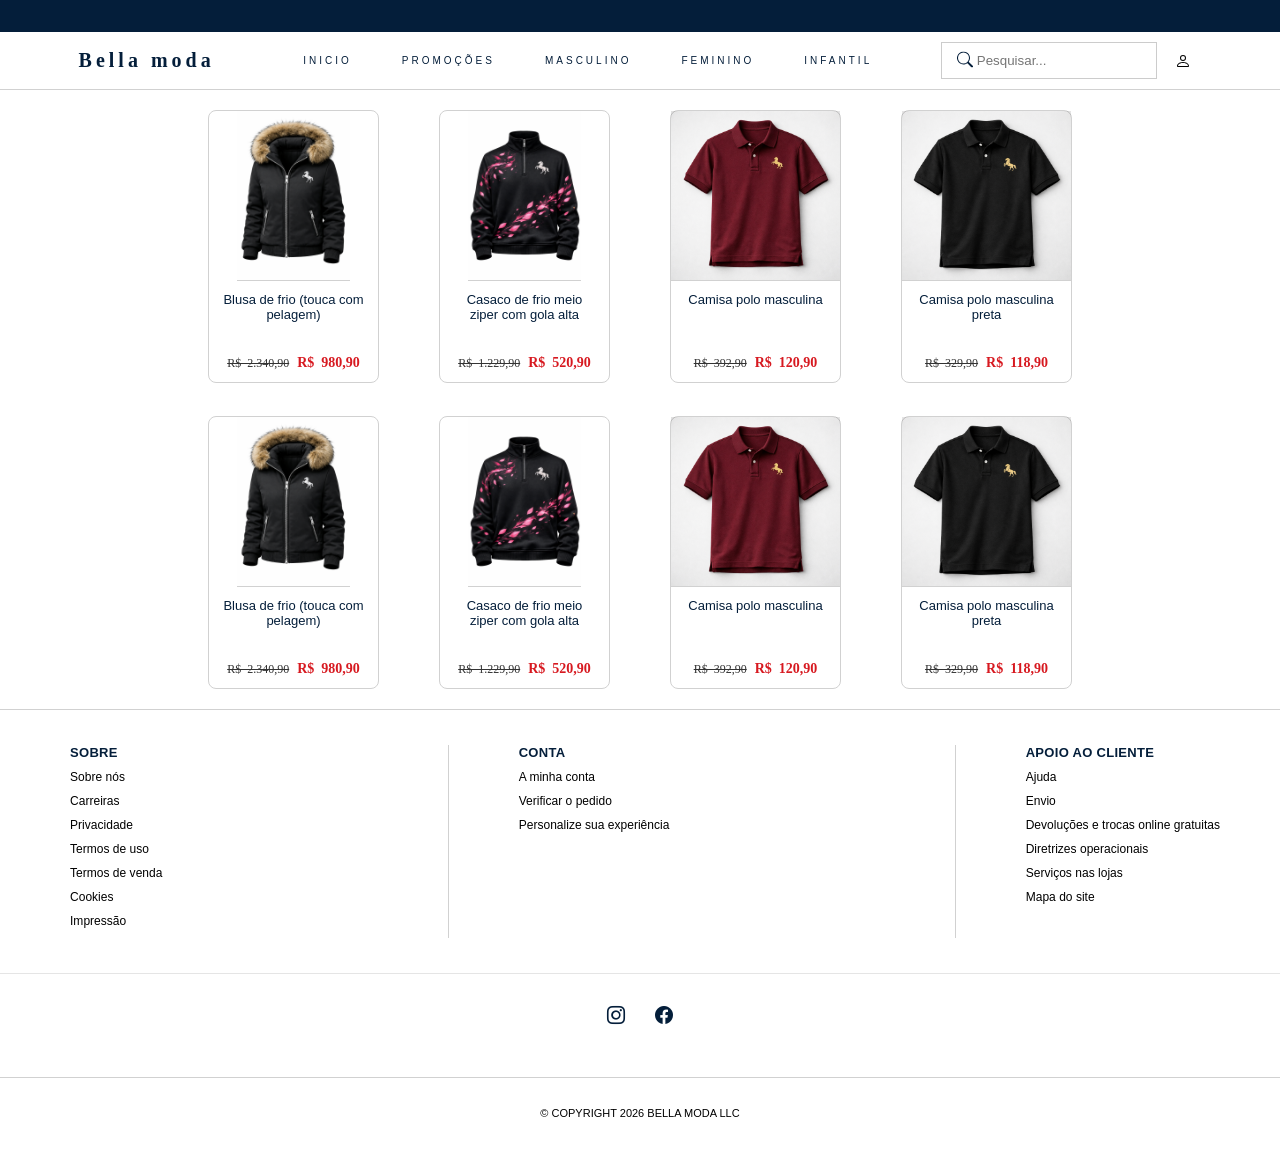
<file: index.html>
<!DOCTYPE html>
<html lang="pt-BR">

<head>
    <meta charset="utf-8" />
    <meta name="viewport" content="widli=device-width, initial-scale=1.0" />
    <link rel="stylesheet" href="css/style.css">
    <link rel="stylesheet" href="https://cdn.jsdelivr.net/npm/bootstrap-icons@1.10.5/font/bootstrap-icons.css">
    <title>Bella Moda</title>
</head>

<body>
    <header>
        <div class="top-banner-1">
            <p>Frete gratis acima de €120 </p>
            <p>Promoção de inverno</p>
        </div>
        <div class="top-banner-2">
            <h1><a href="index.html">Bella moda</a></h1>
            <div class="top-banner-2-nav">
                <nav> <!-- <um grupo>  -->
                    <ul> <!-- uma tabela -->
                        <li><a href="inicio.html">INICIO</a></li> <!--lista -->
                        <li><a href="index.html">PROMOÇÕES</a></li>
                        <li>MASCULINO</li>
                        <li>FEMININO</li>
                        <li>INFANTIL</li>
                    </ul>
                </nav>
            </div>
            <section>
                <div class="pesquisa">
                    <form action="/buscar" method="get" class="search-form">
                        <input type="search" name="q" placeholder="Pesquisar..." required>
                        <button type="submit">
                            <svg xmlns="http://www.w3.org/2000/svg" width="16" height="16" fill="currentColor"
                                class="bi bi-search" viewBox="0 0 16 16">
                                <path
                                    d="M11.742 10.344a6.5 6.5 0 1 0-1.397 1.398h-.001q.044.06.098.115l3.85 3.85a1 1 0 0 0 1.415-1.414l-3.85-3.85a1 1 0 0 0-.115-.1zM12 6.5a5.5 5.5 0 1 1-11 0 5.5 5.5 0 0 1 11 0" />
                            </svg>
                        </button>
                    </form>
                </div>
            </section>
            <section>
                <div class="menu-user">
                    <!-- O href agora aponta para o arquivo perfil.html -->
                    <a href="perfil.html" class="menu-icon-user" title="Minha Conta">
                        <svg xmlns="http://w3.org" width="16" height="16" fill="currentColor" class="bi bi-person"
                            viewBox="0 0 16 16">
                            <path
                                d="M8 8a3 3 0 1 0 0-6 3 3 0 0 0 0 6m2-3a2 2 0 1 1-4 0 2 2 0 0 1 4 0m4 8c0 1-1 1-1 1H3s-1 0-1-1 1-4 6-4 6 3 6 4m-1-.004c-.001-.246-.154-.986-.832-1.664C11.516 10.68 10.289 10 8 10s-3.516.68-4.168 1.332c-.678.678-.83 1.418-.832 1.664z" />
                        </svg>
                    </a>
                </div>
            </section>
        </div>
    </header>
    <main> <!-- tudo que vai no site vai aqui -->
        <section class="content">
            <div class="card">
                <img src="assets/blusa1.png" alt="Blusa de frio preta" title="Blusa com pelugem ">
                <div class="legenda" title><a href="comprar.html"> Blusa de frio (touca com pelagem)</a> </div>
                <div class="precos">
                    <span class="precoO">R$&nbsp; 2.340,90 </span>
                    <span class="precoD" title style=" color: #d71920;"> R$&nbsp; 980,90 </span>
                </div>
            </div>

            <div class="card">
                <img src="assets/blusa2.png" alt="Casaco de frio meio ziper com gola alta (Edição limitada: bleach)."
                    title="casaco meio ziper">
                <div class="legenda" title>Casaco de frio meio ziper com gola alta </div>
                <div class="precos">
                    <span class="precoO">R$&nbsp; 1.229,90 </span>
                    <span class="precoD" title style=" color: #d71920;"> R$&nbsp; 520,90 </span>
                </div>
            </div>

            <div class="card">
                <img src="assets/camisa3.png" alt="Camisa polo masculina vermelha" title="camisa polo vermelha">
                <div class="legenda" title>Camisa polo masculina</div>
                <div class="precos">
                    <span class="precoO">R$&nbsp; 392,90 </span>
                    <span class="precoD" title style=" color: #d71920;"> R$&nbsp; 120,90 </span>
                </div>
            </div>

            <div class="card">
                <img src="assets/camisa4.png" alt="Camisa polo masculina preta" title="camisa polo preta">
                <div class="legenda" title>Camisa polo masculina preta</div>
                <div class="precos">
                    <span class="precoO">R$&nbsp; 329,90 </span>
                    <span class="precoD" title style=" color: #d71920;"> R$&nbsp; 118,90 </span>
                </div>
            </div>
        </section>

        <section class="content-2">
            <div class="card">
                <img src="assets/blusa1.png" alt="Blusa de frio preta" title="blusa com pelugem">
                <div class="legenda" title>Blusa de frio (touca com pelagem) </div>
                <div class="precos">
                    <span class="precoO">R$&nbsp; 2.340,90 </span>
                    <span class="precoD" title style=" color: #d71920;"> R$&nbsp; 980,90 </span>
                </div>
            </div>

            <div class="card">
                <img src="assets/blusa2.png" alt="Casaco de frio meio ziper com gola alta (Edição limitada: bleach)."
                    title="casaco meio ziper">
                <div class="legenda" title>Casaco de frio meio ziper com gola alta </div>
                <div class="precos">
                    <span class="precoO">R$&nbsp; 1.229,90 </span>
                    <span class="precoD" title style=" color: #d71920;"> R$&nbsp; 520,90 </span>
                </div>
            </div>

            <div class="card">
                <img src="assets/camisa3.png" alt="Camisa polo masculina vermelha" title="polo vermelha">
                <div class="legenda" title>Camisa polo masculina</div>
                <div class="precos">
                    <span class="precoO">R$&nbsp; 392,90 </span>
                    <span class="precoD" title style=" color: #d71920;"> R$&nbsp; 120,90 </span>
                </div>
            </div>

            <div class="card">
                <img src="assets/camisa4.png" alt="Camisa polo masculina preta" title="polo preta">
                <div class="legenda" title>Camisa polo masculina preta</div>
                <div class="precos">
                    <span class="precoO">R$&nbsp; 329,90 </span>
                    <span class="precoD" title style=" color: #d71920;"> R$&nbsp; 118,90 </span>
                </div>
            </div>
        </section>
    </main>

    <footer>
        <div class="footer-container">
            <div class="footer-1-container">
                <section>
                    <h3>SOBRE</h3>
                    <nav>
                        <ul>
                            <li><a href="sobrenos.html">Sobre nós</a></li>
                            <li>Carreiras</li>
                            <li>Privacidade</li>
                            <li>Termos de uso</li>
                            <li>Termos de venda</li>
                            <li>Cookies</li>
                            <li>Impressão</li>
                        </ul>
                    </nav>
                </section>
            </div>
            <div class="footer-2-container">
                <section>
                    <h3>CONTA</h3>
                    <nav>
                        <ul>
                            <li>A minha conta</li>
                            <li>Verificar o pedido</li>
                            <li>Personalize sua experiência</li>
                        </ul>
                    </nav>
                </section>
            </div>
            <div class="footer-3-container">
                <section>
                    <h3>APOIO AO CLIENTE</h3>
                    <nav>
                        <ul>
                            <li>Ajuda</li>
                            <li>Envio</li>
                            <li>Devoluções e trocas online gratuitas</li>
                            <li>Diretrizes operacionais</li>
                            <li>Serviços nas lojas</li>
                            <li>Mapa do site</li>
                        </ul>
                    </nav>
                </section>
            </div>
            <div class="social-icons">
                <a href="https://www.instagram" data-title="Bella Moda Instagram" target="_blank"
                    rel="noopener noreferrer">
                    <i class="bi bi-instagram"></i>
                </a>
                <a href="https://www.facebook" data-title="Bella Moda Facebook" target="_blank"
                    rel="noopener noreferrer">
                    <i class="bi bi-facebook"></i>
                </a>
                </a>
                <style>
                    .rlc-curalate {
                        display: none
                    }
                </style>
            </div>
            <div class="copyright">
                <P style="color: #000000;"> © Copyright 2026 Bella moda LLC</p>
                <style>
                    .rlc-curalate {
                        display: none
                    }
                </style>
            </div>
        </div>
    </footer>

</body>
<html>
</file>
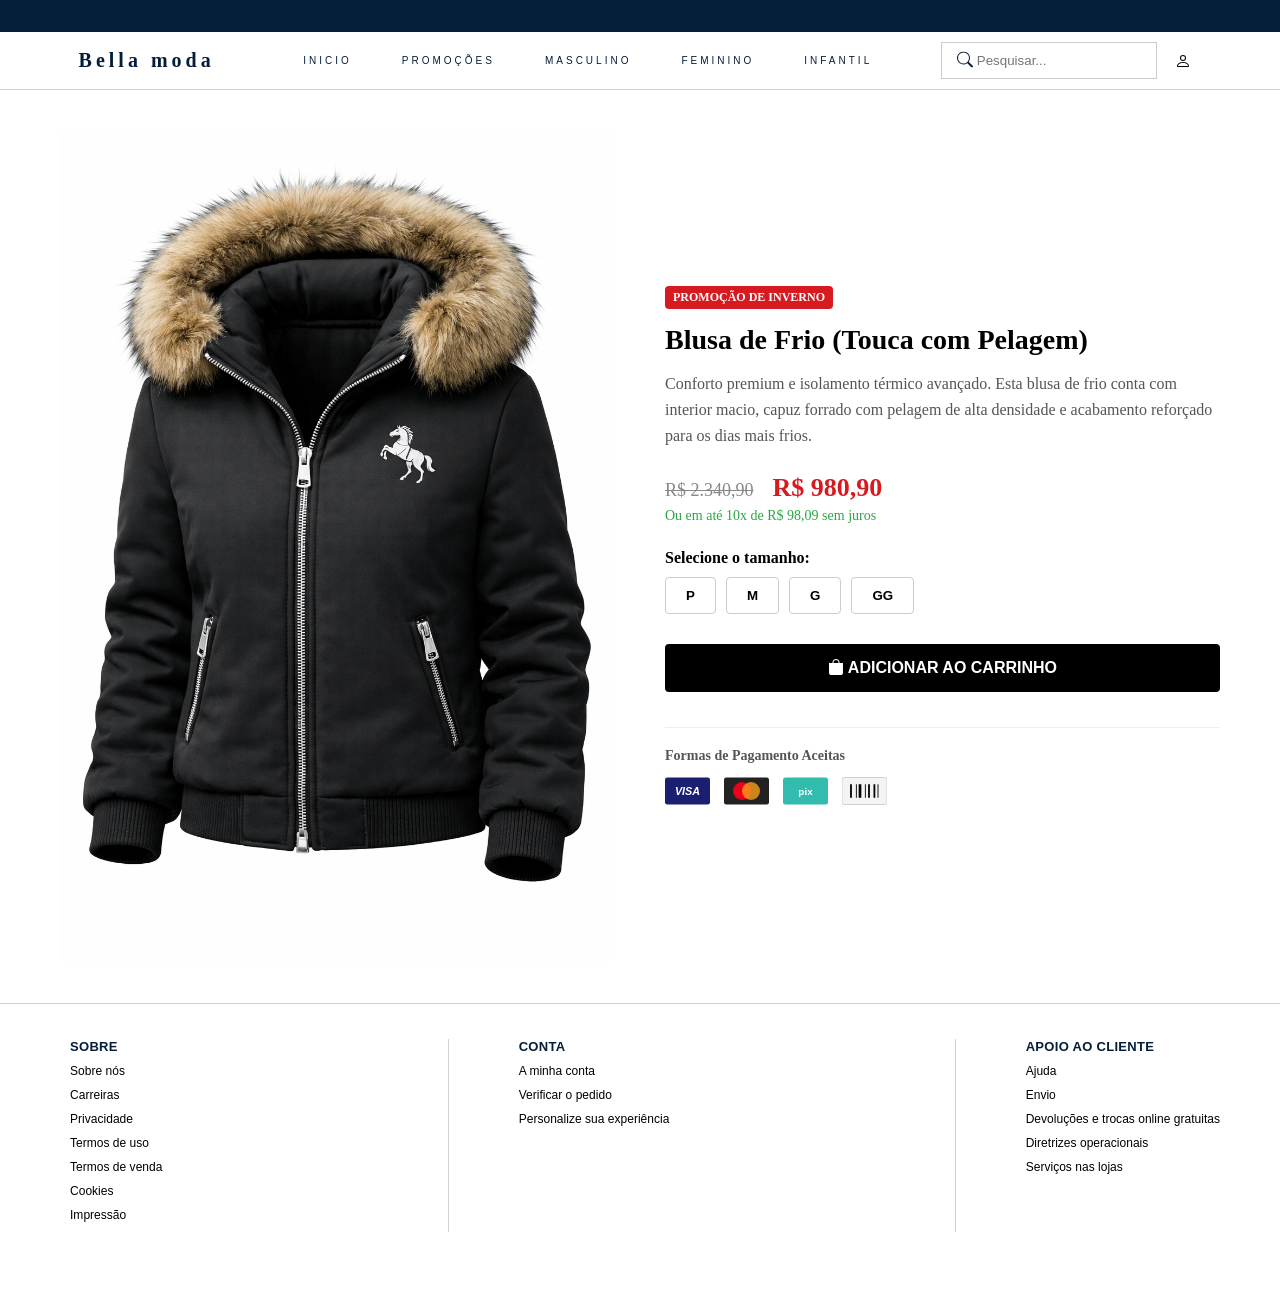
<file: comprar.html>
<!DOCTYPE html>
<html lang="pt-BR">

<head>
    <meta charset="utf-8" />
    <meta name="viewport" content="width=device-width, initial-scale=1.0" />
    <link rel="stylesheet" href="css/style.css">
    <link rel="stylesheet" href="https://cdn.jsdelivr.net/npm/bootstrap-icons@1.10.5/font/bootstrap-icons.css">
    <title>Comprar Blusa de Frio - Bella Moda</title>
</head>

<body>
    <header>
        <div class="top-banner-1">
            <p>Frete grátis acima de €120 </p>
            <p>Promoção de inverno</p>
        </div>
        <div class="top-banner-2">
            <h1><a href="index.html">Bella moda</a></h1>
            <div class="top-banner-2-nav">
                <nav>
                    <ul>
                        <li><a href="inicio.html">INICIO</a></li>
                        <li><a href="index.html">PROMOÇÕES</a></li>
                        <li>MASCULINO</li>
                        <li>FEMININO</li>
                        <li>INFANTIL</li>
                    </ul>
                </nav>
            </div>
            <section>
                <div class="pesquisa">
                    <form action="/buscar" method="get" class="search-form">
                        <input type="search" name="q" placeholder="Pesquisar..." required>
                        <button type="submit">
                            <svg xmlns="http://www.w3.org/2000/svg" width="16" height="16" fill="currentColor"
                                class="bi bi-search" viewBox="0 0 16 16">
                                <path
                                    d="M11.742 10.344a6.5 6.5 0 1 0-1.397 1.398h-.001q.044.06.098.115l3.85 3.85a1 1 0 0 0 1.415-1.414l-3.85-3.85a1 1 0 0 0-.115-.1zM12 6.5a5.5 5.5 0 1 1-11 0 5.5 5.5 0 0 1 11 0" />
                            </svg>
                        </button>
                    </form>
                </div>
            </section>
            <section>
                <div class="menu-user">
                    <!-- O href agora aponta para o arquivo perfil.html -->
                    <a href="perfil.html" class="menu-icon-user" title="Minha Conta">
                        <svg xmlns="http://w3.org" width="16" height="16" fill="currentColor" class="bi bi-person"
                            viewBox="0 0 16 16">
                            <path
                                d="M8 8a3 3 0 1 0 0-6 3 3 0 0 0 0 6m2-3a2 2 0 1 1-4 0 2 2 0 0 1 4 0m4 8c0 1-1 1-1 1H3s-1 0-1-1 1-4 6-4 6 3 6 4m-1-.004c-.001-.246-.154-.986-.832-1.664C11.516 10.68 10.289 10 8 10s-3.516.68-4.168 1.332c-.678.678-.83 1.418-.832 1.664z" />
                        </svg>
                    </a>
                </div>
            </section>
        </div>
    </header>

    <main>
        <!-- Nova seção para a página de detalhes do produto único -->
        <section class="produto-detalhe-container">

            <!-- Lado Esquerdo: Imagem do produto -->
            <div class="produto-imagem">
                <img src="assets/blusa1.png" alt="Blusa de frio preta com touca de pelagem">
            </div>

            <!-- Lado Direito: Informações e botão de compra -->
            <div class="produto-info">
                <span class="tag-promocao">PROMOÇÃO DE INVERNO</span>
                <h2 class="produto-titulo">Blusa de Frio (Touca com Pelagem)</h2>
                <p class="produto-descricao">Conforto premium e isolamento térmico avançado. Esta blusa de frio conta
                    com interior macio, capuz forrado com pelagem de alta densidade e acabamento reforçado para os dias
                    mais frios.</p>

                <div class="produto-precos">
                    <span class="preco-antigo">R$ 2.340,90</span>
                    <span class="preco-atual">R$ 980,90</span>
                    <p class="parcelamento">Ou em até 10x de R$ 98,09 sem juros</p>
                </div>

                <!-- Seleção de Tamanho simples -->
                <div class="seletor-tamanho">
                    <p>Selecione o tamanho:</p>
                    <div class="tamanhos-opcoes">
                        <button type="button" class="btn-tamanho">P</button>
                        <button type="button" class="btn-tamanho">M</button>
                        <button type="button" class="btn-tamanho">G</button>
                        <button type="button" class="btn-tamanho">GG</button>
                    </div>
                </div>

                <!-- Botão de Ação -->
                <div class="acao-compra">
                    <button type="button" class="btn-comprar">
                        <i class="bi bi-bag-fill"></i> ADICIONAR AO CARRINHO
                    </button>
                </div>
                <div class="formas-pagamento">
                    <h3>Formas de Pagamento Aceitas</h3>

                    <!-- Ícone Visa (Desenhado por código) -->
                    <svg width="45" height="30" viewBox="0 0 100 60"
                        style="vertical-align: middle; margin-right: 10px;">
                        <rect width="100" height="60" rx="5" fill="#1A1F71" />
                        <text x="50" y="38" font-family="sans-serif" font-weight="bold" font-style="italic"
                            font-size="24" fill="#FFF" text-anchor="middle">VISA</text>
                    </svg>

                    <!-- Ícone Mastercard (Desenhado por código) -->
                    <svg width="45" height="30" viewBox="0 0 100 60"
                        style="vertical-align: middle; margin-right: 10px;">
                        <rect width="100" height="60" rx="5" fill="#222" />
                        <circle cx="40" cy="30" r="20" fill="#EB001B" />
                        <circle cx="60" cy="30" r="20" fill="#F79E1B" opacity="0.8" />
                    </svg>

                    <!-- Ícone PIX (Desenhado por código) -->
                    <svg width="45" height="30" viewBox="0 0 100 60"
                        style="vertical-align: middle; margin-right: 10px;">
                        <rect width="100" height="60" rx="5" fill="#32BCAD" />
                        <text x="50" y="38" font-family="sans-serif" font-weight="bold" font-size="22" fill="#FFF"
                            text-anchor="middle">pix</text>
                    </svg>

                    <!-- Ícone Boleto / Código de Barras (Desenhado por código) -->
                    <svg width="45" height="30" viewBox="0 0 100 60"
                        style="vertical-align: middle; margin-right: 10px;">
                        <rect width="100" height="60" rx="5" fill="#F4F4F4" stroke="#CCC" stroke-width="2" />
                        <line x1="20" y1="15" x2="20" y2="45" stroke="#000" stroke-width="4" />
                        <line x1="32" y1="15" x2="32" y2="45" stroke="#000" stroke-width="2" />
                        <line x1="40" y1="15" x2="40" y2="45" stroke="#000" stroke-width="6" />
                        <line x1="52" y1="15" x2="52" y2="45" stroke="#000" stroke-width="2" />
                        <line x1="60" y1="15" x2="60" y2="45" stroke="#000" stroke-width="4" />
                        <line x1="72" y1="15" x2="72" y2="45" stroke="#000" stroke-width="4" />
                        <line x1="80" y1="15" x2="80" y2="45" stroke="#000" stroke-width="2" />
                    </svg>
                </div>

            </div>
        </section>
    </main>

    <footer>
        <div class="footer-container">
            <div class="footer-1-container">
                <section>
                    <h3>SOBRE</h3>
                    <nav>
                        <ul>
                            <li><a href="sobrenos.html">Sobre nós</a></li>
                            <li>Carreiras</li>
                            <li>Privacidade</li>
                            <li>Termos de uso</li>
                            <li>Termos de venda</li>
                            <li>Cookies</li>
                            <li>Impressão</li>
                        </ul>
                    </nav>
                </section>
            </div>
            <div class="footer-2-container">
                <section>
                    <h3>CONTA</h3>
                    <nav>
                        <ul>
                            <li>A minha conta</li>
                            <li>Verificar o pedido</li>
                            <li>Personalize sua experiência</li>
                        </ul>
                    </nav>
                </section>
            </div>
            <div class="footer-3-container">
                <section>
                    <h3>APOIO AO CLIENTE</h3>
                    <nav>
                        <ul>
                            <li>Ajuda</li>
                            <li>Envio</li>
                            <li>Devoluções e trocas online gratuitas</li>
                            <li>Diretrizes operacionais</li>
                            <li>Serviços nas lojas</li>
                        </ul>
                    </nav>
                </section>
            </div>
        </div>
    </footer>
</body>

</html>
</file>
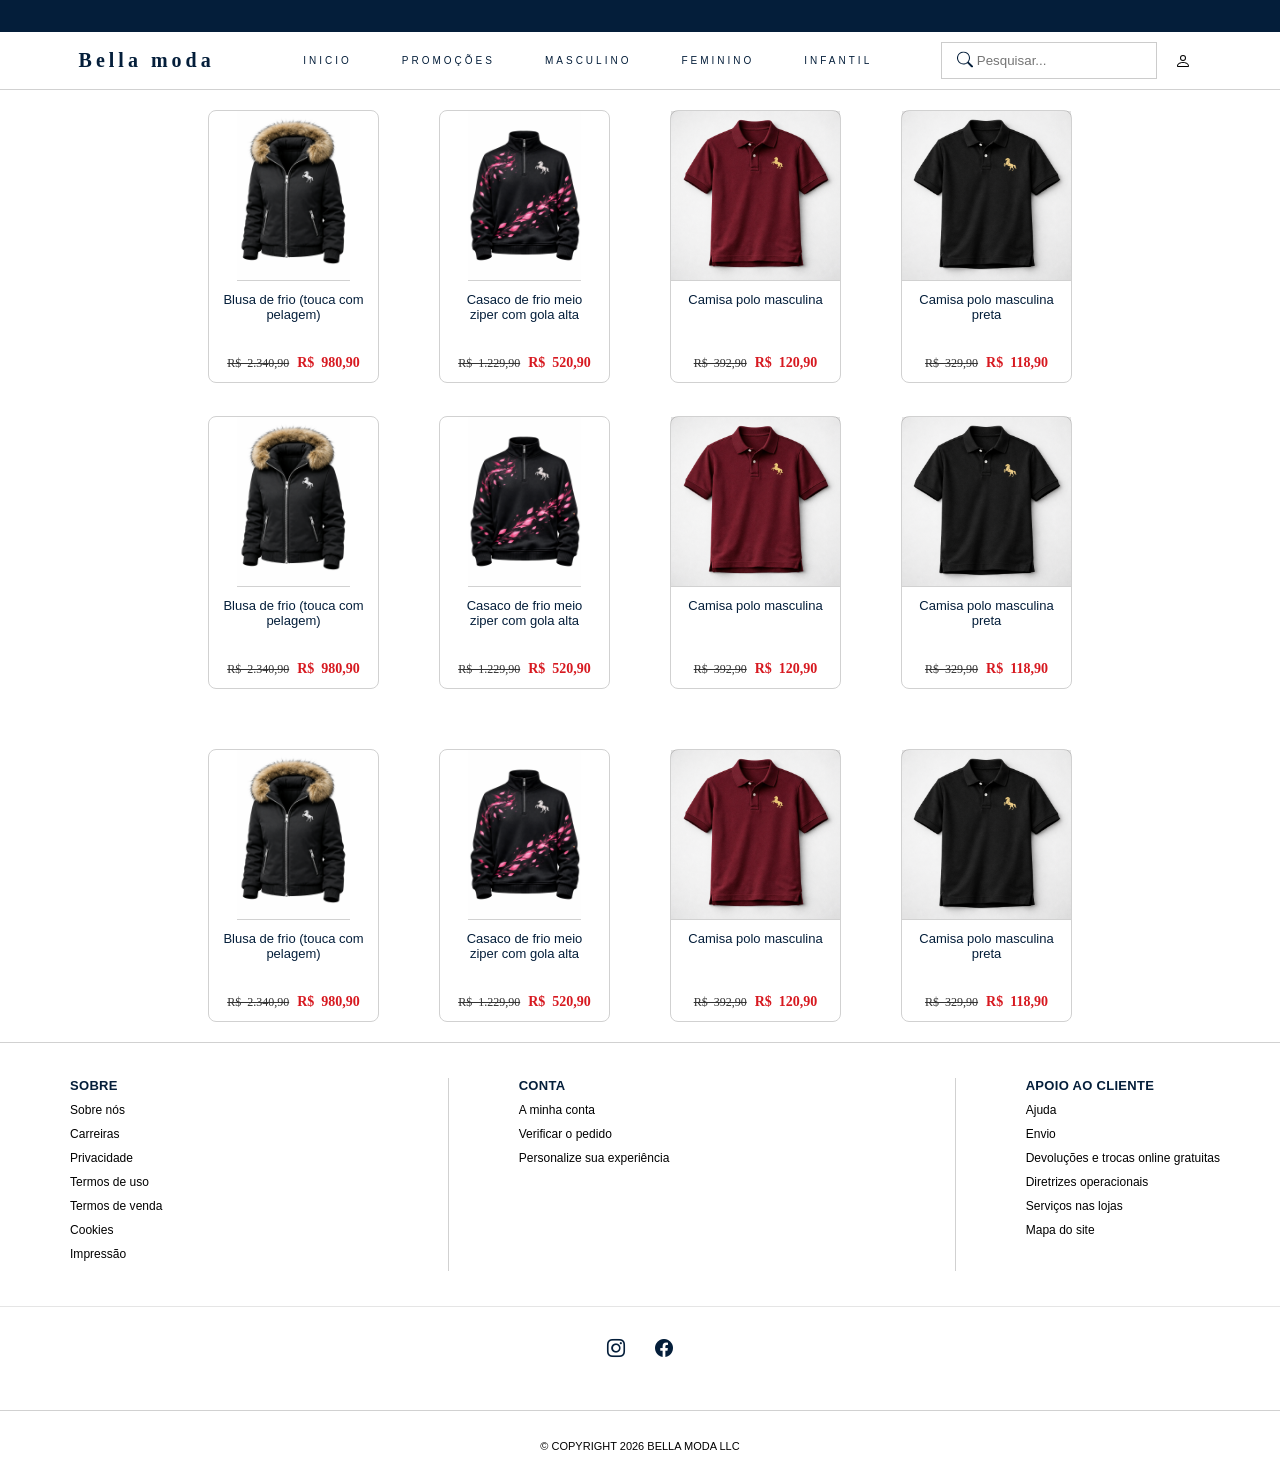
<file: inicio.html>
<!DOCTYPE html>
<html lang="pt-BR">

<head>
    <meta charset="utf-8" />
    <meta name="viewport" content="widli=device-width, initial-scale=1.0" />
    <link rel="stylesheet" href="css/style.css">
    <link rel="stylesheet" href="https://cdn.jsdelivr.net/npm/bootstrap-icons@1.10.5/font/bootstrap-icons.css">
    <title>Bella Moda</title>

</head>

<body>
    <header>
        <div class="top-banner-1">
            <p>Frete gratis acima de €120 </p>
            <p>Promoção de inverno</p>
        </div>
        <div class="top-banner-2">
            <h1><a href="index.html">Bella moda</a></h1>
            <div class="top-banner-2-nav">
                <nav> <!-- <um grupo>  -->
                    <ul> <!-- uma tabela -->
                        <li><a href="inicio.html">INICIO</a></li> <!--lista -->
                        <li><a href="index.html">PROMOÇÕES</a></li>
                        <li>MASCULINO</li>
                        <li>FEMININO</li>
                        <li>INFANTIL</li>
                    </ul>
                </nav>
            </div>
            <section>
                <div class="pesquisa">
                    <form action="/buscar" method="get" class="search-form">
                        <input type="search" name="q" placeholder="Pesquisar..." required>
                        <button type="submit">
                            <svg xmlns="http://www.w3.org/2000/svg" width="16" height="16" fill="currentColor"
                                class="bi bi-search" viewBox="0 0 16 16">
                                <path
                                    d="M11.742 10.344a6.5 6.5 0 1 0-1.397 1.398h-.001q.044.06.098.115l3.85 3.85a1 1 0 0 0 1.415-1.414l-3.85-3.85a1 1 0 0 0-.115-.1zM12 6.5a5.5 5.5 0 1 1-11 0 5.5 5.5 0 0 1 11 0" />
                            </svg>
                        </button>
                    </form>
                </div>
            </section>
            <section>
                <div class="menu-user">
                    <a href="#" class="menu-icon-user" title="Iniciar sessão">
                        <svg xmlns="http://www.w3.org/2000/svg" width="16" height="16" fill="currentColor"
                            class="bi bi-person" viewBox="0 0 16 16">
                            <path
                                d="M8 8a3 3 0 1 0 0-6 3 3 0 0 0 0 6m2-3a2 2 0 1 1-4 0 2 2 0 0 1 4 0m4 8c0 1-1 1-1 1H3s-1 0-1-1 1-4 6-4 6 3 6 4m-1-.004c-.001-.246-.154-.986-.832-1.664C11.516 10.68 10.289 10 8 10s-3.516.68-4.168 1.332c-.678.678-.83 1.418-.832 1.664z" />
                        </svg>
                    </a>
                </div>
            </section>
        </div>
    </header>
    <main> <!-- tudo que vai no site vai aqui -->

        <section class="content">
            <div class="card">
                <img src="assets/blusa1.png" alt="Blusa de frio preta" title="Blusa com pelugem ">
                <div class="legenda" title>Blusa de frio (touca com pelagem) </div>
                <div class="precos">
                    <span class="precoO">R$&nbsp; 2.340,90 </span>
                    <span class="precoD" title style=" color: #d71920;"> R$&nbsp; 980,90 </span>
                </div>
            </div>

            <div class="card">
                <img src="assets/blusa2.png" alt="Casaco de frio meio ziper com gola alta (Edição limitada: bleach)."
                    title="casaco meio ziper">
                <div class="legenda" title>Casaco de frio meio ziper com gola alta </div>
                <div class="precos">
                    <span class="precoO">R$&nbsp; 1.229,90 </span>
                    <span class="precoD" title style=" color: #d71920;"> R$&nbsp; 520,90 </span>
                </div>
            </div>

            <div class="card">
                <img src="assets/camisa3.png" alt="Camisa polo masculina vermelha" title="camisa polo vermelha">
                <div class="legenda" title>Camisa polo masculina</div>
                <div class="precos">
                    <span class="precoO">R$&nbsp; 392,90 </span>
                    <span class="precoD" title style=" color: #d71920;"> R$&nbsp; 120,90 </span>
                </div>
            </div>

            <div class="card">
                <img src="assets/camisa4.png" alt="Camisa polo masculina preta" title="camisa polo preta">
                <div class="legenda" title>Camisa polo masculina preta</div>
                <div class="precos">
                    <span class="precoO">R$&nbsp; 329,90 </span>
                    <span class="precoD" title style=" color: #d71920;"> R$&nbsp; 118,90 </span>
                </div>
            </div>
        </section>

        <section class="content-2">
            <div class="card">
                <img src="assets/blusa1.png" alt="Blusa de frio preta" title="blusa com pelugem">
                <div class="legenda" title>Blusa de frio (touca com pelagem) </div>
                <div class="precos">
                    <span class="precoO">R$&nbsp; 2.340,90 </span>
                    <span class="precoD" title style=" color: #d71920;"> R$&nbsp; 980,90 </span>
                </div>
            </div>

            <div class="card">
                <img src="assets/blusa2.png" alt="Casaco de frio meio ziper com gola alta (Edição limitada: bleach)."
                    title="casaco meio ziper">
                <div class="legenda" title>Casaco de frio meio ziper com gola alta </div>
                <div class="precos">
                    <span class="precoO">R$&nbsp; 1.229,90 </span>
                    <span class="precoD" title style=" color: #d71920;"> R$&nbsp; 520,90 </span>
                </div>
            </div>

            <div class="card">
                <img src="assets/camisa3.png" alt="Camisa polo masculina vermelha" title="polo vermelha">
                <div class="legenda" title>Camisa polo masculina</div>
                <div class="precos">
                    <span class="precoO">R$&nbsp; 392,90 </span>
                    <span class="precoD" title style=" color: #d71920;"> R$&nbsp; 120,90 </span>
                </div>
            </div>

            <div class="card">
                <img src="assets/camisa4.png" alt="Camisa polo masculina preta" title="polo preta">
                <div class="legenda" title>Camisa polo masculina preta</div>
                <div class="precos">
                    <span class="precoO">R$&nbsp; 329,90 </span>
                    <span class="precoD" title style=" color: #d71920;"> R$&nbsp; 118,90 </span>
                </div>
            </div>

            <section class="content-2">
                <div class="card">
                    <img src="assets/blusa1.png" alt="Blusa de frio preta" title="blusa com pelugem">
                    <div class="legenda" title>Blusa de frio (touca com pelagem) </div>
                    <div class="precos">
                        <span class="precoO">R$&nbsp; 2.340,90 </span>
                        <span class="precoD" title style=" color: #d71920;"> R$&nbsp; 980,90 </span>
                    </div>
                </div>

                <div class="card">
                    <img src="assets/blusa2.png" alt="Casaco de frio meio ziper com gola alta (Edição limitada: bleach)."
                        title="casaco meio ziper">
                    <div class="legenda" title>Casaco de frio meio ziper com gola alta </div>
                    <div class="precos">
                        <span class="precoO">R$&nbsp; 1.229,90 </span>
                        <span class="precoD" title style=" color: #d71920;"> R$&nbsp; 520,90 </span>
                    </div>
                </div>

                <div class="card">
                    <img src="assets/camisa3.png" alt="Camisa polo masculina vermelha" title="polo vermelha">
                    <div class="legenda" title>Camisa polo masculina</div>
                    <div class="precos">
                        <span class="precoO">R$&nbsp; 392,90 </span>
                        <span class="precoD" title style=" color: #d71920;"> R$&nbsp; 120,90 </span>
                    </div>
                </div>

                <div class="card">
                    <img src="assets/camisa4.png" alt="Camisa polo masculina preta" title="polo preta">
                    <div class="legenda" title>Camisa polo masculina preta</div>
                    <div class="precos">
                        <span class="precoO">R$&nbsp; 329,90 </span>
                        <span class="precoD" title style=" color: #d71920;"> R$&nbsp; 118,90 </span>
                    </div>
                </div>
            </section>
    </main>

    <footer>
        <div class="footer-container">
            <div class="footer-1-container">
                <section>
                    <h3>SOBRE</h3>
                    <nav>
                        <ul>
                            <li><a href="sobrenos.html">Sobre nós</a></li>
                            <li>Carreiras</li>
                            <li>Privacidade</li>
                            <li>Termos de uso</li>
                            <li>Termos de venda</li>
                            <li>Cookies</li>
                            <li>Impressão</li>
                        </ul>
                    </nav>
                </section>
            </div>
            <div class="footer-2-container">
                <section>
                    <h3>CONTA</h3>
                    <nav>
                        <ul>
                            <li>A minha conta</li>
                            <li>Verificar o pedido</li>
                            <li>Personalize sua experiência</li>
                        </ul>
                    </nav>
                </section>
            </div>
            <div class="footer-3-container">
                <section>
                    <h3>APOIO AO CLIENTE</h3>
                    <nav>
                        <ul>
                            <li>Ajuda</li>
                            <li>Envio</li>
                            <li>Devoluções e trocas online gratuitas</li>
                            <li>Diretrizes operacionais</li>
                            <li>Serviços nas lojas</li>
                            <li>Mapa do site</li>
                        </ul>
                    </nav>
                </section>
            </div>
            <div class="social-icons">
                <a href="https://www.instagram" data-title="Bella Moda Instagram" target="_blank"
                    rel="noopener noreferrer">
                    <i class="bi bi-instagram"></i>
                </a>
                <a href="https://www.facebook" data-title="Bella Moda Facebook" target="_blank"
                    rel="noopener noreferrer">
                    <i class="bi bi-facebook"></i>
                </a>
                </a>
                <style>
                    .rlc-curalate {
                        display: none
                    }
                </style>
            </div>
            <div class="copyright">
                <P style="color: #000000;"> © Copyright 2026 Bella moda LLC</p>
                <style>
                    .rlc-curalate {
                        display: none
                    }
                </style>
            </div>
        </div>
    </footer>

</body>
<html>
</file>
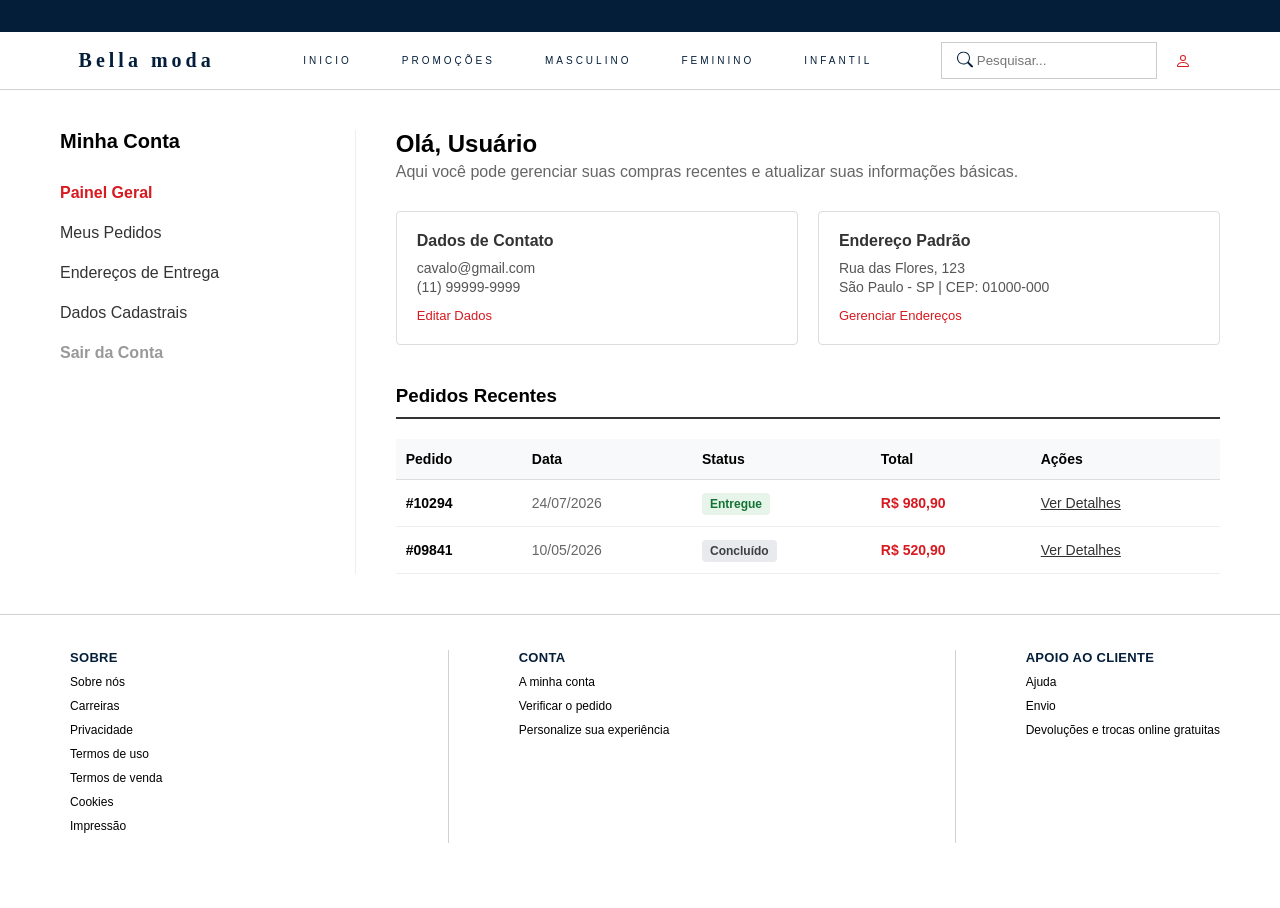
<file: perfil.html>
<!DOCTYPE html>
<html lang="pt-BR">

<head>
    <meta charset="utf-8" />
    <meta name="viewport" content="width=device-width, initial-scale=1.0" />
    <link rel="stylesheet" href="css/style.css">
    <link rel="stylesheet" href="https://cdn.jsdelivr.net/npm/bootstrap-icons@1.10.5/font/bootstrap-icons.css">
    <title>Bella Moda - Meu Perfil</title>
</head>

<body>
    <header>
        <div class="top-banner-1">
            <p>Frete gratis acima de €120 </p>
            <p>Promoção de inverno</p>
        </div>
        <div class="top-banner-2">
            <h1><a href="index.html">Bella moda</a></h1>
            <div class="top-banner-2-nav">
                <nav>
                    <ul>
                        <li><a href="inicio.html">INICIO</a></li>
                        <li><a href="index.html">PROMOÇÕES</a></li>
                        <li>MASCULINO</li>
                        <li>FEMININO</li>
                        <li>INFANTIL</li>
                    </ul>
                </nav>
            </div>
            <section>
                <div class="pesquisa">
                    <form action="/buscar" method="get" class="search-form">
                        <input type="search" name="q" placeholder="Pesquisar..." required>
                        <button type="submit">
                            <svg xmlns="http://www.w3.org/2000/svg" width="16" height="16" fill="currentColor"
                                class="bi bi-search" viewBox="0 0 16 16">
                                <path d="M11.742 10.344a6.5 6.5 0 1 0-1.397 1.398h-.001q.044.06.098.115l3.85 3.85a1 1 0 0 0 1.415-1.414l-3.85-3.85a1 1 0 0 0-.115-.1zM12 6.5a5.5 5.5 0 1 1-11 0 5.5 5.5 0 0 1 11 0" />
                            </svg>
                        </button>
                    </form>
                </div>
            </section>
            <section>
                <div class="menu-user">
                    <a href="perfil.html" class="menu-icon-user" title="Minha Conta" style="color: #d71920;">
                        <svg xmlns="http://www.w3.org/2000/svg" width="16" height="16" fill="currentColor"
                            class="bi bi-person" viewBox="0 0 16 16">
                            <path d="M8 8a3 3 0 1 0 0-6 3 3 0 0 0 0 6m2-3a2 2 0 1 1-4 0 2 2 0 0 1 4 0m4 8c0 1-1 1-1 1H3s-1 0-1-1 1-4 6-4 6 3 6 4m-1-.004c-.001-.246-.154-.986-.832-1.664C11.516 10.68 10.289 10 8 10s-3.516.68-4.168 1.332c-.678.678-.83 1.418-.832 1.664z" />
                        </svg>
                    </a>
                </div>
            </section>
        </div>
    </header>

    <main>
        <!-- Container Geral do Painel de Perfil -->
        <section class="perfil-container" style="max-width: 1200px; margin: 40px auto; padding: 0 20px; display: flex; gap: 40px; font-family: sans-serif;">
            
            <!-- Menu Lateral da Conta -->
            <aside class="perfil-sidebar" style="flex: 1; border-right: 1px solid #eee; padding-right: 20px; min-width: 200px;">
                <h2 style="font-size: 20px; margin-bottom: 20px; font-weight: bold;">Minha Conta</h2>
                <ul style="list-style: none; padding: 0; margin: 0; line-height: 2.5;">
                    <li><a href="#" style="text-decoration: none; color: #d71920; font-weight: bold;">Painel Geral</a></li>
                    <li><a href="#" style="text-decoration: none; color: #333;">Meus Pedidos</a></li>
                    <li><a href="#" style="text-decoration: none; color: #333;">Endereços de Entrega</a></li>
                    <li><a href="#" style="text-decoration: none; color: #333;">Dados Cadastrais</a></li>
                    <li><a href="#" style="text-decoration: none; color: #999; font-weight: bold;">Sair da Conta</a></li>
                </ul>
            </aside>

            <!-- Conteúdo Principal do Painel -->
            <div class="perfil-conteudo" style="flex: 3;">
                <div class="boas-vindas" style="margin-bottom: 30px;">
                    <h2 style="margin: 0 0 5px 0;">Olá, Usuário</h2>
                    <p style="color: #666; margin: 0;">Aqui você pode gerenciar suas compras recentes e atualizar suas informações básicas.</p>
                </div>

                <!-- Bloco de Informações Rápidas -->
                <div class="perfil-cards-info" style="display: flex; gap: 20px; margin-bottom: 40px;">
                    <div style="flex: 1; border: 1px solid #ddd; padding: 20px; border-radius: 4px;">
                        <h4 style="margin: 0 0 10px 0; color: #333;">Dados de Contato</h4>
                        <p style="margin: 3px 0; font-size: 14px; color: #555;">cavalo@gmail.com</p>
                        <p style="margin: 3px 0; font-size: 14px; color: #555;">(11) 99999-9999</p>
                        <a href="#" style="color: #d71920; font-size: 13px; text-decoration: none; display: inline-block; margin-top: 10px;">Editar Dados</a>
                    </div>
                    <div style="flex: 1; border: 1px solid #ddd; padding: 20px; border-radius: 4px;">
                        <h4 style="margin: 0 0 10px 0; color: #333;">Endereço Padrão</h4>
                        <p style="margin: 3px 0; font-size: 14px; color: #555;">Rua das Flores, 123</p>
                        <p style="margin: 3px 0; font-size: 14px; color: #555;">São Paulo - SP | CEP: 01000-000</p>
                        <a href="#" style="color: #d71920; font-size: 13px; text-decoration: none; display: inline-block; margin-top: 10px;">Gerenciar Endereços</a>
                    </div>
                </div>

                <!-- Histórico de Pedidos Recentes -->
                <div class="pedidos-recentes">
                    <h3 style="border-bottom: 2px solid #333; padding-bottom: 10px; margin-bottom: 20px;">Pedidos Recentes</h3>
                    
                    <table style="width: 100%; border-collapse: collapse; text-align: left; font-size: 14px;">
                        <thead>
                            <tr style="background-color: #f8f9fa; border-bottom: 1px solid #ddd;">
                                <th style="padding: 12px 10px;">Pedido</th>
                                <th style="padding: 12px 10px;">Data</th>
                                <th style="padding: 12px 10px;">Status</th>
                                <th style="padding: 12px 10px;">Total</th>
                                <th style="padding: 12px 10px;">Ações</th>
                            </tr>
                        </thead>
                        <tbody>
                            <tr style="border-bottom: 1px solid #eee;">
                                <td style="padding: 15px 10px; font-weight: bold;">#10294</td>
                                <td style="padding: 15px 10px; color: #666;">24/07/2026</td>
                                <td style="padding: 15px 10px;"><span style="background: #e6f4ea; color: #137333; padding: 4px 8px; border-radius: 4px; font-size: 12px; font-weight: bold;">Entregue</span></td>
                                <td style="padding: 15px 10px; color: #d71920; font-weight: bold;">R$ 980,90</td>
                                <td style="padding: 15px 10px;"><a href="#" style="color: #333; text-decoration: underline;">Ver Detalhes</a></td>
                            </tr>
                            <tr style="border-bottom: 1px solid #eee;">
                                <td style="padding: 15px 10px; font-weight: bold;">#09841</td>
                                <td style="padding: 15px 10px; color: #666;">10/05/2026</td>
                                <td style="padding: 15px 10px;"><span style="background: #e8eaed; color: #3c4043; padding: 4px 8px; border-radius: 4px; font-size: 12px; font-weight: bold;">Concluído</span></td>
                                <td style="padding: 15px 10px; color: #d71920; font-weight: bold;">R$ 520,90</td>
                                <td style="padding: 15px 10px;"><a href="#" style="color: #333; text-decoration: underline;">Ver Detalhes</a></td>
                            </tr>
                        </tbody>
                    </table>
                </div>

            </div>
        </section>
    </main>

    <footer>
        <div class="footer-container">
            <div class="footer-1-container">
                <section>
                    <h3>SOBRE</h3>
                    <nav>
                        <ul>
                            <li><a href="sobrenos.html">Sobre nós</a></li>
                            <li>Carreiras</li>
                            <li>Privacidade</li>
                            <li>Termos de uso</li>
                            <li>Termos de venda</li>
                            <li>Cookies</li>
                            <li>Impressão</li>
                        </ul>
                    </nav>
                </section>
            </div>
            <div class="footer-2-container">
                <section>
                    <h3>CONTA</h3>
                    <nav>
                        <ul>
                            <li>A minha conta</li>
                            <li>Verificar o pedido</li>
                            <li>Personalize sua experiência</li>
                        </ul>
                    </nav>
                </section>
            </div>
            <div class="footer-3-container">
                <section>
                    <h3>APOIO AO CLIENTE</h3>
                    <nav>
                        <ul>
                            <li>Ajuda</li>
                            <li>Envio</li>
                            <li>Devoluções e trocas online gratuitas</li>
                        </ul>
                    </nav>
                </section>
            </div>
        </div>
    </footer>
</body>

</html>
</file>
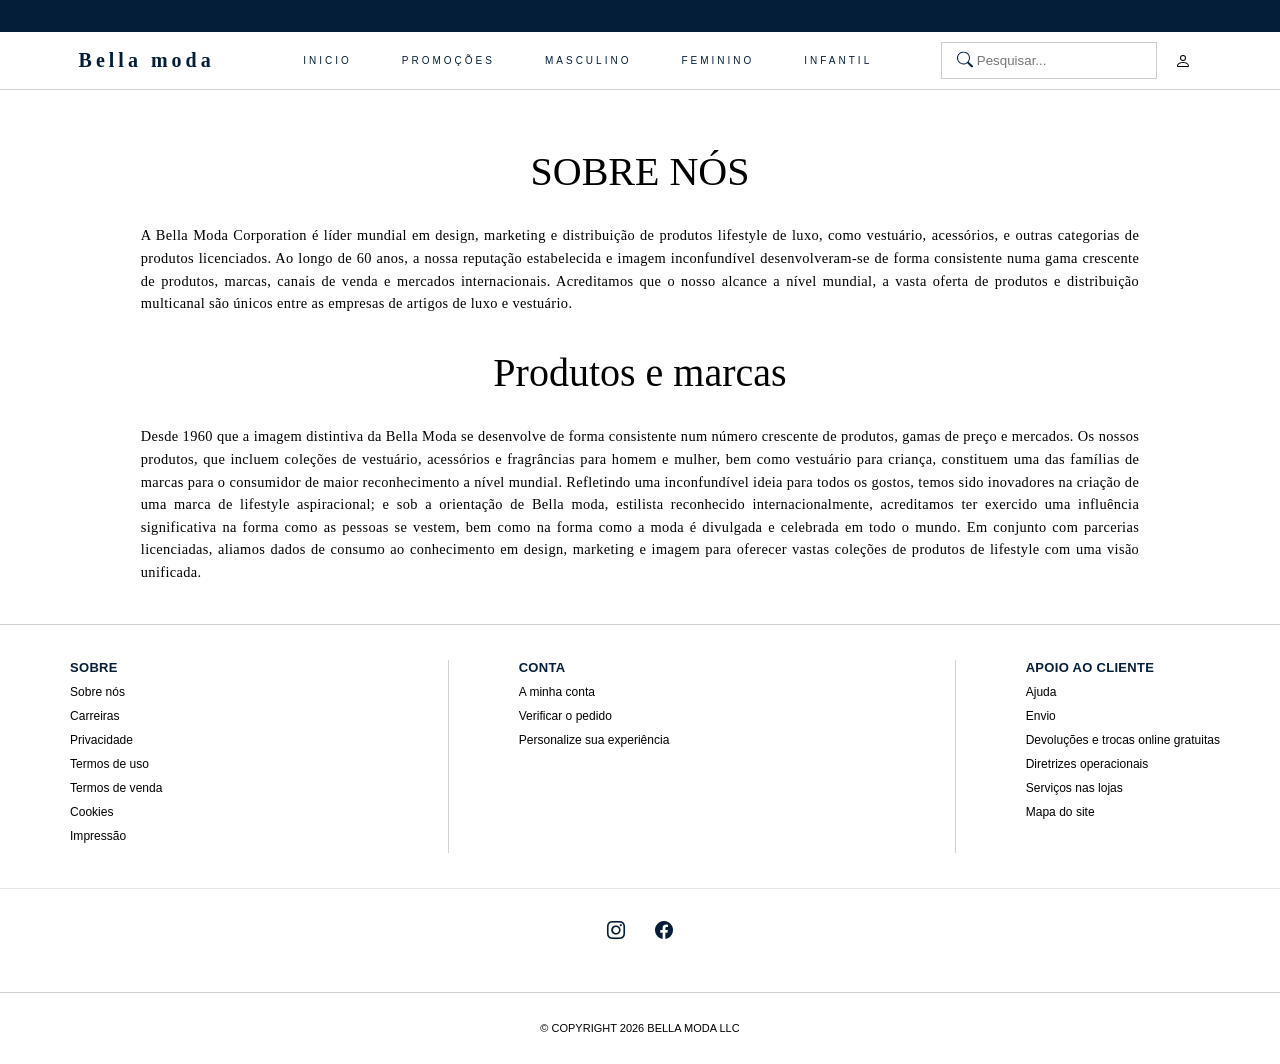
<file: sobrenos.html>
<!DOCTYPE html>
<html lang="pt-BR">

<head>
    <meta charset="utf-8" />
    <meta name="viewport" content="widli=device-width, initial-scale=1.0" />
    <link rel="stylesheet" href="css/sobre.css">
    <link rel="stylesheet" href="https://cdn.jsdelivr.net/npm/bootstrap-icons@1.10.5/font/bootstrap-icons.css">
    <title>Sobre nós | Bella Moda® PT </title>

</head>

<body>
    <header>
        <div class="top-banner-1">
            <p>Frete gratis acima de €120 </p>
            <p>Promoção de inverno</p>
        </div>
        <div class="top-banner-2">
            <h1><a href="index.html"> Bella moda</a></h1>
            <div class="top-banner-2-nav">
                <nav> <!-- <um grupo>  -->
                    <ul> <!-- uma tabela -->
                        <li><a href="inicio.html">INICIO</a></li> <!--lista -->
                        <li><a href="index.html">PROMOÇÕES</a></li>
                        <li>MASCULINO</li>
                        <li>FEMININO</li>
                        <li>INFANTIL</li>
                    </ul>
                </nav>
            </div>
            <section>
                <div class="pesquisa">
                    <form action="/buscar" method="get" class="search-form">
                        <input type="search" name="q" placeholder="Pesquisar..." required>
                        <button type="submit">
                            <svg xmlns="http://www.w3.org/2000/svg" width="16" height="16" fill="currentColor"
                                class="bi bi-search" viewBox="0 0 16 16">
                                <path
                                    d="M11.742 10.344a6.5 6.5 0 1 0-1.397 1.398h-.001q.044.06.098.115l3.85 3.85a1 1 0 0 0 1.415-1.414l-3.85-3.85a1 1 0 0 0-.115-.1zM12 6.5a5.5 5.5 0 1 1-11 0 5.5 5.5 0 0 1 11 0" />
                            </svg>
                        </button>
                    </form>
                </div>
            </section>
            <section>
                <div class="menu-user">
                    <a href="#" class="menu-icon-user" title="Iniciar sessão">
                        <svg xmlns="http://www.w3.org/2000/svg" width="16" height="16" fill="currentColor"
                            class="bi bi-person" viewBox="0 0 16 16">
                            <path
                                d="M8 8a3 3 0 1 0 0-6 3 3 0 0 0 0 6m2-3a2 2 0 1 1-4 0 2 2 0 0 1 4 0m4 8c0 1-1 1-1 1H3s-1 0-1-1 1-4 6-4 6 3 6 4m-1-.004c-.001-.246-.154-.986-.832-1.664C11.516 10.68 10.289 10 8 10s-3.516.68-4.168 1.332c-.678.678-.83 1.418-.832 1.664z" />
                        </svg>
                    </a>
                </div>
            </section>
        </div>
    </header>
    <main>
        <div class="grupo" id="sobrenos">
            <div class="titulo-1">SOBRE NÓS</div>
            <span class="texto-1">A Bella Moda Corporation é líder mundial em design, marketing e distribuição de
                produtos lifestyle
                de luxo, como vestuário, acessórios, e outras categorias de produtos licenciados. Ao
                longo de 60 anos, a nossa reputação estabelecida e imagem inconfundível desenvolveram-se de forma
                consistente numa gama crescente de produtos, marcas, canais de venda e mercados internacionais.
                Acreditamos que o nosso alcance a nível mundial, a vasta oferta de produtos e distribuição multicanal
                são únicos entre as empresas de artigos de luxo e vestuário.</span>
            <div class="titulo-2">Produtos e marcas</div>
            <span class="texto-2">Desde 1960 que a imagem distintiva da Bella Moda se desenvolve de forma consistente
                num número
                crescente de produtos, gamas de preço e mercados. Os nossos produtos, que incluem coleções de vestuário,
                acessórios e fragrâncias para homem e mulher, bem como vestuário para criança,
                constituem uma das famílias de marcas para o consumidor de maior reconhecimento a nível mundial.
                Refletindo uma inconfundível ideia para todos os gostos, temos sido inovadores na criação de uma marca
                de
                lifestyle aspiracional; e sob a orientação de Bella moda, estilista reconhecido internacionalmente,
                acreditamos ter exercido uma influência significativa na forma como as pessoas se vestem, bem como na
                forma como a moda é divulgada e celebrada em todo o mundo. Em conjunto com parcerias licenciadas,
                aliamos dados de consumo ao conhecimento em design, marketing e imagem para oferecer vastas coleções de
                produtos de lifestyle com uma visão unificada.</span>
        </div>
    </main>

    <footer>
        <div class="footer-container">
            <div class="footer-1-container">
                <section>
                    <h3>SOBRE</h3>
                    <nav>
                        <ul>
                            <li><a href="sobrenos.html">Sobre nós</a></li>
                            <li>Carreiras</li>
                            <li>Privacidade</li>
                            <li>Termos de uso</li>
                            <li>Termos de venda</li>
                            <li>Cookies</li>
                            <li>Impressão</li>
                        </ul>
                    </nav>
                </section>
            </div>
            <div class="footer-2-container">
                <section>
                    <h3>CONTA</h3>
                    <nav>
                        <ul>
                            <li>A minha conta</li>
                            <li>Verificar o pedido</li>
                            <li>Personalize sua experiência</li>
                        </ul>
                    </nav>
                </section>
            </div>
            <div class="footer-3-container">
                <section>
                    <h3>APOIO AO CLIENTE</h3>
                    <nav>
                        <ul>
                            <li>Ajuda</li>
                            <li>Envio</li>
                            <li>Devoluções e trocas online gratuitas</li>
                            <li>Diretrizes operacionais</li>
                            <li>Serviços nas lojas</li>
                            <li>Mapa do site</li>
                        </ul>
                    </nav>
                </section>
            </div>
            <div class="social-icons">
                <a href="https://www.instagram.com" target="_blank" rel="noopener noreferrer">
                    <i class="bi bi-instagram"></i>
                </a>
                <a href="https://www.facebook.com" target="_blank" rel="noopener noreferrer">
                    <i class="bi bi-facebook"></i>
                </a>
                <style>
                    .rlc-curalate {
                        display: none
                    }
                </style>
            </div>
            <div class="copyright">
                <P style="color: #000000;"> © Copyright 2026 Bella moda LLC</p>
                <style>
                    .rlc-curalate {
                        display: none
                    }
                </style>
            </div>
        </div>
    </footer>
</body>

</html>
</file>
<file: css/style.css>
* {
    margin: 0;
    box-sizing: border-box;
}

header {
    position: sticky;
    top: -32px;
    /* Joga o banner 1 (que tem 32px) para fora da tela ao rolar */
    z-index: 9999;
    width: 100%;
}

body {
    background-color: rgb(255, 255, 255);
}

.top-banner-1 {
    background: #041e3a;
    display: flex;
    align-items: center;
    justify-content: space-between;
    padding: 0 20%;
    box-sizing: border-box;
    height: 32px;
    position: relative;
    overflow: hidden;
}

.top-banner-1 p {
    display: flex;
    color: #ffffff;
    justify-content: center !important;
    line-height: 1.75em;
    font-family: RL_DroidKufi, Founders Grotesk text Regular, Helvetica, Arial, sans-serif;
    font-size: 10px;
    letter-spacing: 3px;
    width: 100%;
    position: absolute;
    left: 0;
    opacity: 0;
    /* Começam invisíveis */
    transform: translateY(10px);
    /* Começam um pouco abaixo */
    animation: trocarMensagem 8s infinite ease-in-out;
}

.top-banner-1 p:nth-child(2) {
    animation-delay: 4s;
}

/* Animação que faz o efeito de fade (opacidade) e subida */
@keyframes trocarMensagem {
    0% {
        opacity: 0;
        transform: translateY(10px);
    }

    5% {
        opacity: 1;
        transform: translateY(0);
        /* Sobe e aparece */
    }

    45% {
        opacity: 1;
        transform: translateY(0);
        /* Fica parado na tela */
    }

    50% {
        opacity: 0;
        transform: translateY(-10px);
        /* Sobe mais um pouco e desaparece */
    }

    100% {
        opacity: 0;
    }
}

.top-banner-2 {
    display: flex;
    padding: 10px;
    align-items: center;
    justify-content: space-evenly;
    background-color: #ffffff;
    border-bottom: 1px solid #d1d1d1;
    width: 100%;
    position: sticky;
    top: 0;
    z-index: 9999;
}

.top-banner-2 h1 {
    color: #041e3a;
    font-family: 'Oranienbaum', serif;
    font-size: 20px;
    letter-spacing: 4px;
    justify-content: center;
    margin-left: 20px;
    gap: 1px;
}

.top-banner-2 h1 a {
    color: #041e3a;
    text-decoration: none;
}

.top-banner-2 nav {
    display: flex;
    justify-content: space-between;
}

.top-banner-2-nav ul {
    display: flex;
    list-style: none;
    display: flex;
    gap: 50px;
    justify-content: space-between;
    margin-right: 20px;
    font-size: 1rem;
    line-height: 1.75em;
    font-family: RL_DroidKufi, Founders Grotesk text Regular, Helvetica, Arial, sans-serif;
    color: #041e3a;
    font-size: 10px;
    letter-spacing: 3px;
}

.top-banner-2-nav ul a {
    text-decoration: none;
    color: #041e3a;
    transition: border-color 0.3s;
}

.top-banner-2-nav a:hover {
    text-decoration: underline;
}

.search-form {
    position: relative;
    display: inline-block;
}

.search-form input {
    padding: 10px;
    padding-left: 35px;
    border: 1px solid #ccc;
}

.search-form button {
    position: absolute;
    left: 10px;
    top: 50%;
    transform: translateY(-50%);
    background: none;
    border: none;
    cursor: pointer;
    color: #041e3a;
}

main p {
    display: flex;

}

.menu-icon-user {
    color: #000;
    display: flex;
    align-items: center;
    position: relative;
    left: -30px;
}

.secao h3 {
    display: flex;
    justify-content: center;
    margin-right: 785px;
    line-height: 2.444444em;
    font-family: RL_DroidKufi, Founders Grotesk text Regular, Helvetica, Arial, sans-serif;
    font-size: 10px;
    letter-spacing: 3px;
    padding-top: 10px;
}

.content {
    display: flex;
    justify-content: center;
    flex-wrap: wrap;
    gap: 20px;
    height: 306px;
}

.content-2 {
    display: flex;
    justify-content: center;
    flex-wrap: wrap;
    gap: 20px;
    /* padding-top: 2.875rem; */
}

.card {
    display: flex;
    flex-direction: column;
    align-items: center;
    background-color: #fff;
    width: 171px;
    margin: 20px;
    border: 1px solid #d1d1d1;
    border-radius: 8px;
    height: 273px;
}

.card img {
    border-bottom: 1px solid #d1d1d1;
    max-width: 222px;
    height: 170px;
    transition: transform 0.3s ease;
    /* serve para deixar suave o zoom*/
    mix-blend-mode: multiply;
    /*serve pra tirar o fundo da imagem */

}

img:hover {
    color: #d71920;
    transform: scale(1.1);
    /* serve para dar um zoom/ a velocidade tambem*/
}

.legenda {
    padding: 11px;
    text-align: center;
    overflow: hidden;
    font-family: RL_DroidKufi, Founders Grotesk text Regular, Helvetica, Arial, sans-serif;
    color: #041e3a;
    font-size: 13px;
    font-style: normal;
    height: 100vh;
    text-decoration: none;
}

.legenda a {
    text-decoration: none;
    color: #041e3a;
}

.precos {
    display: flex;
    align-items: center;
    justify-content: space-between;
    gap: 8px;
    margin-top: 5px;
    height: 100vh;
}

span.precoD {
    font-weight: 600;
    font-size: 14px;
    color: #000;
}

span.precoO {
    text-decoration: line-through;
    font-size: 12px;
    color: #333;
}

/* rodapé  */
.footer-container {
    display: flex;
    justify-content: space-between;
    /* padding: 20px; */
    clear: both;
    letter-spacing: .3px;
    padding: 0 0 1.885rem;
    border-top: 1px solid #d1d1d1;
    list-style: none;
    flex: 1;
    flex-wrap: wrap;
}

.footer-container .footer-1-container {
    width: auto;
    border-top: none;
    flex-grow: 1;
    padding: 0 0 0 1.875rem;
    margin: 2.1875rem 0;
    border-right: 1px solid #d1d1d1;
}

.footer-container .footer-2-container {
    width: auto;
    border-top: none;
    flex-grow: 1;
    padding: 0 0 0 1.875rem;
    margin: 2.1875rem 0;
    border-right: 1px solid #d1d1d1;
}

.footer-container .footer-3-container {
    width: auto;
    border-top: none;
    padding: 0 0 0 1.875rem;
    margin: 2.1875rem 0;
}

footer h3 {
    color: #041e3a;
    margin-left: 40px;
    font-style: normal;
    font-family: Text Medium, Helvetica, Arial, sans-serif;
    font-size: 13px;
}

footer nav ul li {
    font-size: 13px;
    font-style: normal;
    list-style: none;
    align-items: center;
    margin-right: 60px;
    margin-top: 10px;
    margin-bottom: 10px;
    font-size: .75rem;
    font-family: RL_DroidKufi, Founders Grotesk text Regular, Helvetica, Arial, sans-serif;
    font-weight: 400;
    text-align: left;
    letter-spacing: .00156rem;
    list-style: none;
}

footer nav ul li a {
    text-decoration: none;
    color: #000000;
}

footer nav ul li a:hover {
    text-decoration: underline;

}


.social-icons {
    display: flex;
    justify-content: center;
    gap: 30px;
    width: 100%;
    flex-wrap: wrap;
    flex-direction: row;
    border-top: 1px solid #e5e5e5;
    padding-top: 2rem;
}

.social-icons a {
    color: #041e3a;
    font-size: 18px;
    text-decoration: none;
    position: relative;
    display: inline-flex;
    align-items: center;
    justify-content: center;
    transition: color 0.3s ease, background 0.3s ease;
}

.social-icons a[href*="facebook"]:hover {
    color: #1877f2 !important;
}

.social-icons a[href*="instagram"]:hover {
    background: linear-gradient(45deg, #f09433 0%, #e6683c 25%, #dc2743 50%, #cc2366 75%, #bc1888 100%);
    -webkit-background-clip: text !important;
     background-clip: text !important;
    -webkit-text-fill-color: transparent !important; 
    color: transparent !important; 
}


.social-icons a::after {
    content: attr(data-title);
    position: absolute;
    bottom: -25px;
    left: 50%;
    transform: translateX(-50%);

    color: #041e3a;
    font-family: 'Founders Grotesk text Regular', Helvetica, Arial, sans-serif;
    font-size: 9px;
    letter-spacing: 2px;
    font-weight: 500;
    white-space: nowrap;

    opacity: 0;
    pointer-events: none;
    transition: opacity 0.3s ease, transform 0.3s ease;
}

/* Correção para o texto do data-title não sumir no hover do Instagram */
.social-icons a:hover::after {
    opacity: 1;
    transform: translateX(-50%) translateY(2px);
    -webkit-text-fill-color: #041e3a !important; /* Mantém o texto de baixo escuro */
}

.social-icons p {
    line-height: 1;
    margin: 0;
    padding: 0;
    width: 100%;
    text-align: center;
    margin-top: 20px;
}

.social-icons,
.social-icons p {
    text-align: center !important;
    text-transform: uppercase;
    font-size: .6875rem;
    letter-spacing: 0;
    font-family: RL_DroidKufi, Founders Grotesk text Regular, Helvetica, Arial, sans-serif;
    font-style: Normal;
    font-weight: 400;
}

.copyright p {
    line-height: 1;
    margin: 0;
    padding: 0;
    width: 100%;
    text-align: center;
    margin-top: 20px;
    border-top: 1px solid #d1d1d1;

}

.copyright,
.copyright p {
    color: #4b5e96;
    text-align: center !important;
    text-transform: uppercase;
    font-size: .6875rem;
    letter-spacing: 0;
    font-family: RL_DroidKufi, Founders Grotesk text Regular, Helvetica, Arial, sans-serif;
    font-style: Normal;
    font-weight: 400;
    padding-top: 1.875rem;
    flex-basis: 100% !important;
}

/* Layout da página de produto */
.produto-detalhe-container {
    display: flex;
    max-width: 1200px;
    margin: 40px auto;
    padding: 0 20px;
    gap: 50px;
}

.produto-imagem {
    flex: 1;
    display: flex;
    justify-content: center;
}

.produto-imagem img {
    max-width: 100%;
    height: auto;
    border-radius: 8px;
}

.produto-info {
    flex: 1;
    display: flex;
    flex-direction: column;
    justify-content: center;
}

.tag-promocao {
    background-color: #d71920;
    color: #fff;
    font-size: 12px;
    font-weight: bold;
    padding: 4px 8px;
    align-self: flex-start;
    margin-bottom: 15px;
    border-radius: 4px;
}

.produto-titulo {
    font-size: 28px;
    margin-bottom: 15px;
}

.produto-descricao {
    color: #555;
    line-height: 1.6;
    margin-bottom: 25px;
}

.produto-precos {
    margin-bottom: 25px;
}

.preco-antigo {
    text-decoration: line-through;
    color: #888;
    margin-right: 15px;
    font-size: 18px;
}

.preco-atual {
    color: #d71920;
    font-size: 26px;
    font-weight: bold;
}

.parcelamento {
    font-size: 14px;
    color: #28a745;
    margin-top: 5px;
}

.seletor-tamanho {
    margin-bottom: 30px;
}

.seletor-tamanho p {
    font-weight: bold;
    margin-bottom: 10px;
}

.tamanhos-opcoes {
    display: flex;
    gap: 10px;
}

.btn-tamanho {
    background: #fff;
    border: 1px solid #ccc;
    padding: 10px 20px;
    cursor: pointer;
    border-radius: 4px;
    font-weight: bold;
}

.btn-tamanho:hover {
    border-color: #000;
    background-color: #f8f9fa;
}

.btn-comprar {
    background-color: #000;
    color: #fff;
    border: none;
    padding: 15px 40px;
    font-size: 16px;
    font-weight: bold;
    cursor: pointer;
    border-radius: 4px;
    width: 100%;
    transition: background 0.2s;
}

.btn-comprar:hover {
    background-color: #333;
}

/* Responsivo para celular */
@media (max-width: 768px) {
    .produto-detalhe-container {
        flex-direction: column;
        gap: 30px;
    }
}

.formas-pagamento {
    margin-top: 35px;
    /* Controla o afastamento do botão de cima */
    padding-top: 20px;
    /* Cria um espaço interno antes do conteúdo */
    border-top: 1px solid #eee;
    /* Opcional: cria uma linha fina divisória */
}

.formas-pagamento h3 {
    font-size: 14px;
    color: #555;
    margin-bottom: 12px;
    /* Afasta o título dos ícones */
    font-weight: 600;
}

.formas-pagamento img {
    margin-right: 10px;
    /* Afasta um ícone do outro */
    vertical-align: middle;
}
</file>
<file: css/sobre.css>
* {
    margin: 0;
    box-sizing: border-box;
}

body {
    background-color: rgb(255, 255, 255);
}

.top-banner-1 {
    background: #041e3a;
    display: flex;
    align-items: center;
    justify-content: space-between;
    padding: 0 20%;
    box-sizing: border-box;
    height: 32px;
    position: relative;
    overflow: hidden;
}

.top-banner-1 p {
    display: flex;
    color: #ffffff;
    justify-content: center !important;
    line-height: 1.75em;
    font-family: RL_DroidKufi, Founders Grotesk text Regular, Helvetica, Arial, sans-serif;
    font-size: 10px;
    letter-spacing: 3px;
    width: 100%;
    position: absolute;
    left: 0;
    opacity: 0;
    /* Começam invisíveis */
    transform: translateY(10px);
    /* Começam um pouco abaixo */
    animation: trocarMensagem 8s infinite ease-in-out;
}

.top-banner-1 p:nth-child(2) {
    animation-delay: 4s;
}

/* Animação que faz o efeito de fade (opacidade) e subida */
@keyframes trocarMensagem {
    0% {
        opacity: 0;
        transform: translateY(10px);
    }

    5% {
        opacity: 1;
        transform: translateY(0);
        /* Sobe e aparece */
    }

    45% {
        opacity: 1;
        transform: translateY(0);
        /* Fica parado na tela */
    }

    50% {
        opacity: 0;
        transform: translateY(-10px);
        /* Sobe mais um pouco e desaparece */
    }

    100% {
        opacity: 0;
    }
}

.top-banner-2 {
    display: flex;
    padding: 10px;
    align-items: center;
    justify-content: space-evenly;
    background-color: #ffffff;
    border-bottom: 1px solid #d1d1d1;
    width: 100%;
}

.top-banner-2 h1 {
    color: #041e3a;
    font-family: 'Oranienbaum', serif;
    font-size: 20px;
    letter-spacing: 4px;
    justify-content: center;
    margin-left: 20px;
    gap: 1px;
}

.top-banner-2 h1 a {
    color: #041e3a;
    text-decoration: none;
}

.top-banner-2 nav {
    display: flex;
    justify-content: space-between;
}

.top-banner-2-nav ul a {
    text-decoration: none;
    color: #041e3a;
    transition: border-color 0.3s;
}

.top-banner-2-nav a:hover {
    text-decoration: underline;
}

.top-banner-2-nav ul {
    display: flex;
    list-style: none;
    display: flex;
    gap: 50px;
    justify-content: space-between;
    margin-right: 20px;
    font-size: 1rem;
    line-height: 1.75em;
    font-family: RL_DroidKufi, Founders Grotesk text Regular, Helvetica, Arial, sans-serif;
    color: #041e3a;
    font-size: 10px;
    letter-spacing: 3px;
}

.top-banner-2-nav ul a {
    color: #041e3a;
    text-decoration: none;
}

.search-form {
    position: relative;
    display: inline-block;
}

.search-form input {
    padding: 10px;
    padding-left: 35px;
    border: 1px solid #ccc;
}

.search-form button {
    position: absolute;
    left: 10px;
    top: 50%;
    transform: translateY(-50%);
    background: none;
    border: none;
    cursor: pointer;
    color: #041e3a;
}

main p {
    display: block;
}

.menu-icon-user {
    color: #000;
    display: flex;
    align-items: center;
    position: relative;
    left: -30px;
}

.grupo {
    position: relative;
    width: 78%;
    margin: 5% auto 0 auto;
}

.titulo-1,
.titulo-2 {
    font-size: 2.5em;
    font-family: "Didot W01 Headline";
    line-height: .9;
    letter-spacing: 0;
    padding: 0 0 .5em 0;
    text-align: center;
}

.texto-1,
.texto-2 {
    display: block;
    font-size: 0.9em;
    font-family: 'HCo Gotham Book';
    line-height: 1.571em;
    letter-spacing: .025em;
    padding: 0 0 1.786em 0;
    margin: 1em 0;
    text-align: justify;
}

/* rodapé  */
.footer-container {
    display: flex;
    justify-content: space-between;
    /* padding: 20px; */
    clear: both;
    letter-spacing: .3px;
    padding: 0 0 1.885rem;
    border-top: 1px solid #d1d1d1;
    list-style: none;
    flex: 1;
    flex-wrap: wrap;
}

.footer-container .footer-1-container {
    width: auto;
    border-top: none;
    flex-grow: 1;
    padding: 0 0 0 1.875rem;
    margin: 2.1875rem 0;
    border-right: 1px solid #d1d1d1;
}

.footer-container .footer-2-container {
    width: auto;
    border-top: none;
    flex-grow: 1;
    padding: 0 0 0 1.875rem;
    margin: 2.1875rem 0;
    border-right: 1px solid #d1d1d1;
}

.footer-container .footer-3-container {
    width: auto;
    border-top: none;
    padding: 0 0 0 1.875rem;
    margin: 2.1875rem 0;
}

footer h3 {
    color: #041e3a;
    margin-left: 40px;
    font-style: normal;
    font-family: Text Medium, Helvetica, Arial, sans-serif;
    font-size: 13px;
}

footer nav ul li {
    font-size: 13px;
    font-style: normal;
    list-style: none;
    align-items: center;
    margin-right: 60px;
    margin-top: 10px;
    margin-bottom: 10px;
    font-size: .75rem;
    font-family: RL_DroidKufi, Founders Grotesk text Regular, Helvetica, Arial, sans-serif;
    font-weight: 400;
    text-align: left;
    letter-spacing: .00156rem;
    list-style: none;
}

footer nav ul li a {
    text-decoration: none;
    color: #000000;
}

footer nav ul li a:hover {
    text-decoration: underline;

}

.social-icons {
    display: flex;
    justify-content: center;
    gap: 30px;
    width: 100%;
    flex-wrap: wrap;
    flex-direction: row;
    border-top: 1px solid #e5e5e5;
    padding-top: 2rem;
}

.social-icons a {
    color: #041e3a;
    font-size: 18px;
    text-decoration: none;
    position: relative;
    display: inline-flex;
    align-items: center;
    justify-content: center;
    transition: color 0.3s ease;
}

.social-icons a:hover {
    color: #d71920;
}

.social-icons a::after {
    content: attr(data-title);
    position: absolute;
    bottom: -25px;
    left: 50%;
    transform: translateX(-50%);

    color: #041e3a;
    font-family: 'Founders Grotesk text Regular', Helvetica, Arial, sans-serif;
    font-size: 9px;
    letter-spacing: 2px;
    font-weight: 500;
    white-space: nowrap;
    opacity: 0;
    pointer-events: none;
    transition: opacity 0.3s ease, transform 0.3s ease;
}

.social-icons a:hover::after {
    opacity: 1;
    transform: translateX(-50%) translateY(2px);
}

.social-icons p {
    line-height: 1;
    margin: 0;
    padding: 0;
    width: 100%;
    text-align: center;
    margin-top: 20px;
}

.social-icons,
.social-icons p {
    text-align: center !important;
    text-transform: uppercase;
    font-size: .6875rem;
    letter-spacing: 0;
    font-family: RL_DroidKufi, Founders Grotesk text Regular, Helvetica, Arial, sans-serif;
    font-style: Normal;
    font-weight: 400;
}

.copyright p {
    line-height: 1;
    margin: 0;
    padding: 0;
    width: 100%;
    text-align: center;
    margin-top: 20px;
    border-top: 1px solid #d1d1d1;
}

.copyright,
.copyright p {
    color: #4b5e96;
    text-align: center !important;
    text-transform: uppercase;
    font-size: .6875rem;
    letter-spacing: 0;
    font-family: RL_DroidKufi, Founders Grotesk text Regular, Helvetica, Arial, sans-serif;
    font-style: Normal;
    font-weight: 400;
    padding-top: 1.875rem;
    flex-basis: 100% !important;
}
</file>
